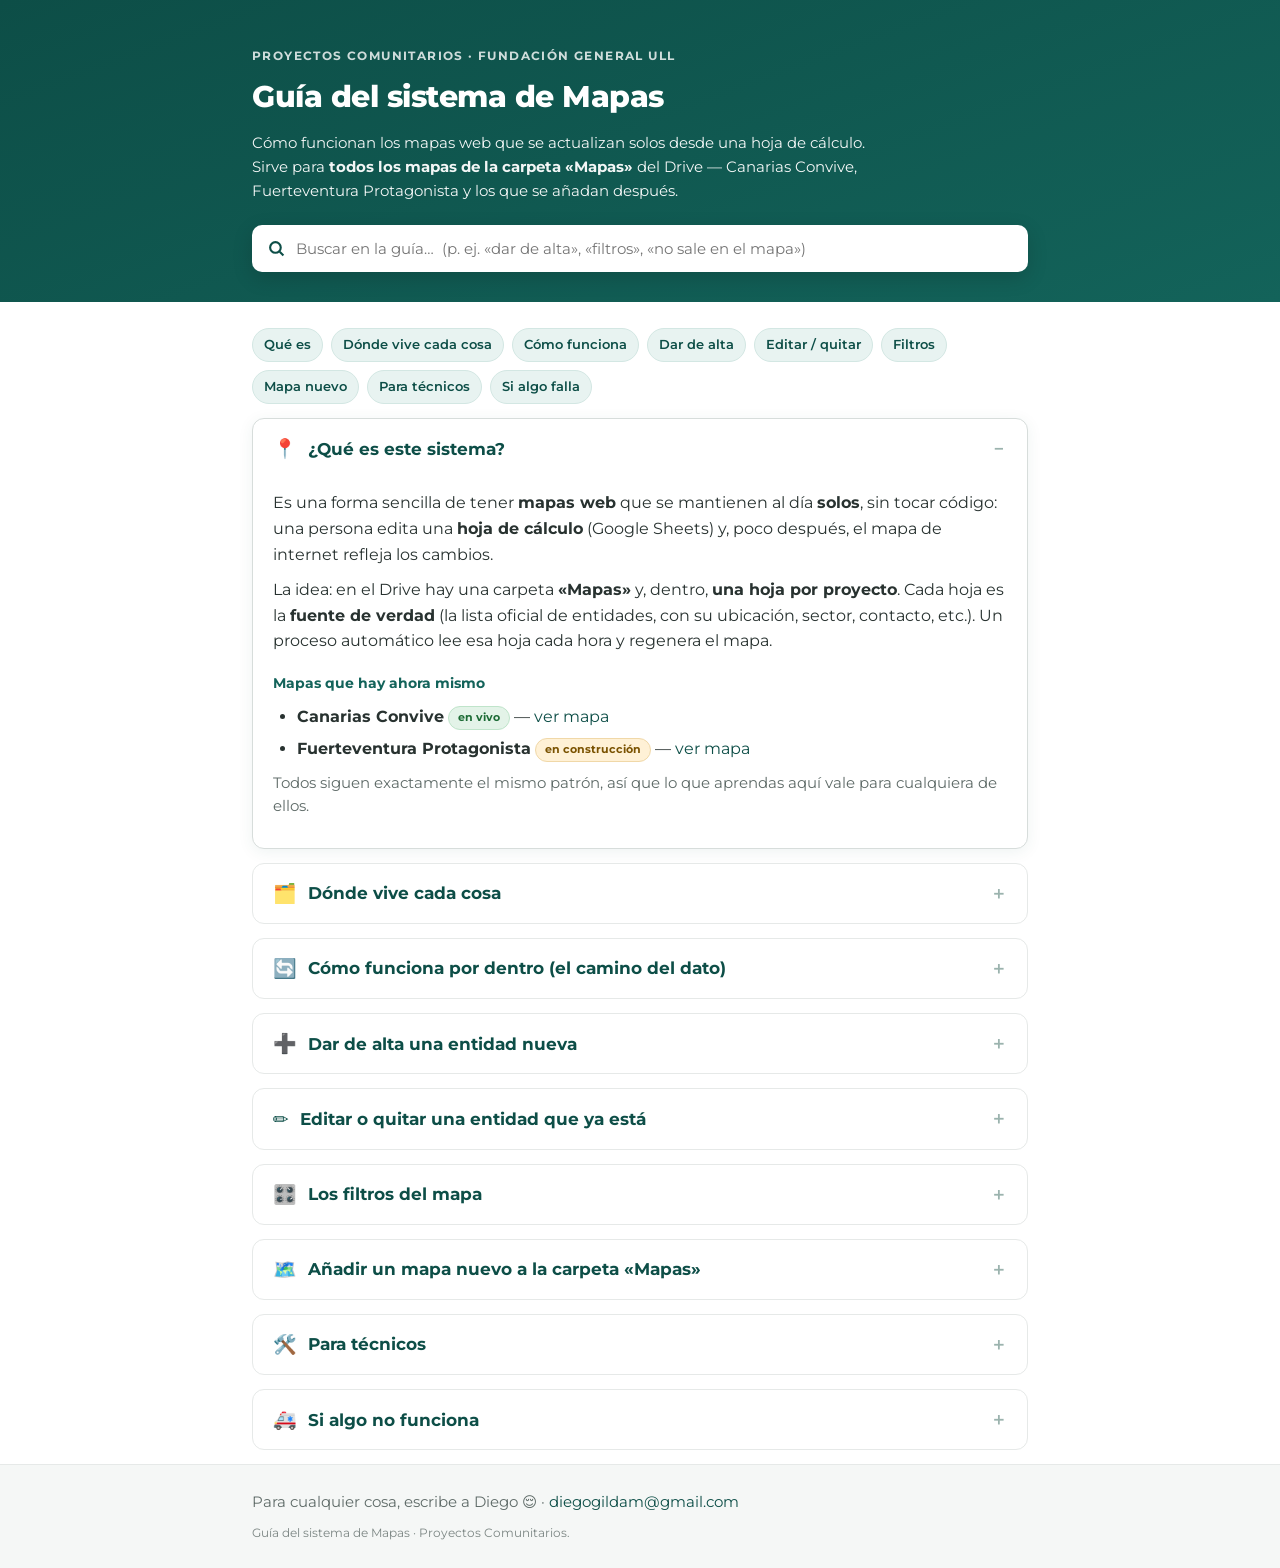
<file: guia.html>
<!doctype html>
<html lang="es">
<head>
<meta charset="utf-8">
<meta name="viewport" content="width=device-width, initial-scale=1">
<meta name="robots" content="noindex">
<title>Guía del sistema de Mapas · Proyectos Comunitarios</title>
<link rel="preconnect" href="https://fonts.googleapis.com">
<link rel="preconnect" href="https://fonts.gstatic.com" crossorigin>
<link href="https://fonts.googleapis.com/css2?family=Montserrat:wght@400;500;600;700;800&display=swap" rel="stylesheet">
<style>
  :root{
    --teal:#0D4E47; --teal-2:#13635a; --ink:#283230; --muted:#5F6B68;
    --line:#E6E9E8; --soft:#F5F7F6; --tint:#E8F3F1; --warn:#9a5b00; --warn-bg:#fff6e6;
  }
  *{box-sizing:border-box;margin:0;padding:0}
  html{scroll-behavior:smooth}
  body{font-family:'Montserrat',system-ui,sans-serif;color:var(--ink);background:#fff;line-height:1.6;-webkit-font-smoothing:antialiased}
  .wrap{max-width:820px;margin:0 auto;padding:0 22px}
  a{color:var(--teal);text-decoration:none}
  a:hover{text-decoration:underline}

  /* Hero */
  .hero{background:linear-gradient(160deg,var(--teal),var(--teal-2));color:#fff;padding:46px 0 30px}
  .hero .eyebrow{font-size:12px;font-weight:700;letter-spacing:1.4px;text-transform:uppercase;opacity:.8}
  .hero h1{font-size:30px;font-weight:800;letter-spacing:-.5px;margin:8px 0 10px}
  .hero .lead{font-size:15px;opacity:.95;max-width:640px}
  .hero .lead strong{font-weight:700}
  .searchbox{position:relative;margin-top:22px}
  .search{
    width:100%;padding:14px 16px 14px 44px;border:none;border-radius:10px;
    font-family:inherit;font-size:15px;color:var(--ink);
    background:#fff url("data:image/svg+xml;utf8,%3Csvg xmlns='http://www.w3.org/2000/svg' viewBox='0 0 16 16' fill='none' stroke='%230D4E47' stroke-width='2'%3E%3Ccircle cx='7' cy='7' r='5'/%3E%3Cpath d='M11 11l3.5 3.5'/%3E%3C/svg%3E") no-repeat 16px center;
    background-size:17px;box-shadow:0 6px 20px rgba(0,0,0,.15)
  }
  .search:focus{outline:none;box-shadow:0 0 0 3px rgba(255,255,255,.5),0 6px 20px rgba(0,0,0,.15)}
  .noresults{margin-top:14px;font-size:14px;color:var(--muted);background:var(--soft);border:1px solid var(--line);border-radius:8px;padding:12px 14px}

  /* Quick nav */
  nav.toc{display:flex;flex-wrap:wrap;gap:8px;margin:26px 0 6px}
  nav.toc a{font-size:12.5px;font-weight:600;color:var(--teal);background:var(--tint);border:1px solid #d3e7e3;padding:6px 11px;border-radius:100px}
  nav.toc a:hover{background:var(--teal);color:#fff;text-decoration:none}

  main{padding:10px 0 40px}

  details.card{
    border:1px solid var(--line);border-radius:12px;margin:14px 0;overflow:hidden;background:#fff;
    transition:box-shadow .15s,border-color .15s
  }
  details.card[open]{box-shadow:0 3px 16px rgba(13,78,71,.07);border-color:#d7dddb}
  details.card summary{
    cursor:pointer;list-style:none;padding:16px 20px;font-size:16.5px;font-weight:700;color:var(--teal);
    display:flex;align-items:center;gap:11px;user-select:none
  }
  details.card summary::-webkit-details-marker{display:none}
  details.card summary .ico{font-size:19px;line-height:1}
  details.card summary::after{content:'＋';margin-left:auto;color:#9bb3ae;font-weight:700;font-size:17px}
  details.card[open] summary::after{content:'－'}
  details.card .body{padding:2px 20px 20px;color:var(--ink)}
  details.card .body p{margin:10px 0}
  details.card .body ul,details.card .body ol{margin:10px 0 10px 4px;padding-left:20px}
  details.card .body li{margin:6px 0}
  details.card .body h3{font-size:14px;font-weight:700;margin:18px 0 6px;color:var(--teal-2)}

  .lead-in{color:var(--muted);font-size:14.5px;margin:4px 0 0}

  code{font-family:ui-monospace,SFMono-Regular,Menlo,monospace;font-size:.86em;background:var(--soft);border:1px solid var(--line);border-radius:5px;padding:1px 6px;color:#0a3b35}

  /* Flow diagram */
  .flow{display:flex;flex-wrap:wrap;align-items:stretch;gap:8px;margin:14px 0}
  .flow .step{flex:1;min-width:120px;background:var(--tint);border:1px solid #d3e7e3;border-radius:10px;padding:11px 12px;font-size:12.5px;font-weight:600;color:var(--teal-2);text-align:center;display:flex;align-items:center;justify-content:center}
  .flow .arrow{align-self:center;color:#9bb3ae;font-weight:800;font-size:18px}

  /* Definition rows */
  .where{border:1px solid var(--line);border-radius:10px;overflow:hidden;margin:12px 0}
  .where .row{display:grid;grid-template-columns:160px 1fr;gap:0;border-top:1px solid var(--line)}
  .where .row:first-child{border-top:none}
  .where .k{background:var(--soft);padding:11px 14px;font-weight:700;font-size:13px;color:var(--teal-2)}
  .where .v{padding:11px 14px;font-size:14px}

  .callout{border-radius:10px;padding:13px 15px;margin:14px 0;font-size:14px}
  .callout.tip{background:var(--tint);border:1px solid #cfe5e1}
  .callout.warn{background:var(--warn-bg);border:1px solid #f0d8a8;color:#5b4100}
  .callout b{font-weight:700}

  .pill{display:inline-block;font-size:11px;font-weight:700;padding:2px 9px;border-radius:100px;vertical-align:middle}
  .pill.live{background:#e3f3e8;color:#1c6b35;border:1px solid #bfe4ca}
  .pill.wip{background:#fff1d6;color:#7a5200;border:1px solid #f0d8a8}

  footer.foot{background:var(--soft);border-top:1px solid var(--line);padding:26px 0;margin-top:10px}
  footer.foot p{font-size:14.5px;color:var(--muted)}
  footer.foot .muted{font-size:12px;margin-top:8px;opacity:.8}

  .hidden{display:none !important}
  mark{background:#ffe9a8;color:inherit;border-radius:3px;padding:0 1px}
  @media (max-width:560px){
    .hero h1{font-size:24px}
    .where .row{grid-template-columns:1fr}
    .where .k{border-bottom:1px solid var(--line)}
  }
</style>
</head>
<body>

<header class="hero">
  <div class="wrap">
    <p class="eyebrow">Proyectos Comunitarios · Fundación General ULL</p>
    <h1>Guía del sistema de Mapas</h1>
    <p class="lead">Cómo funcionan los mapas web que se actualizan solos desde una hoja de cálculo. Sirve para <strong>todos los mapas de la carpeta «Mapas»</strong> del Drive — Canarias Convive, Fuerteventura Protagonista y los que se añadan después.</p>
    <div class="searchbox">
      <input id="q" class="search" type="search" placeholder="Buscar en la guía…  (p. ej. «dar de alta», «filtros», «no sale en el mapa»)" autocomplete="off" spellcheck="false">
    </div>
    <p id="noresults" class="noresults hidden">Sin resultados para «<span></span>». Prueba con otra palabra.</p>
  </div>
</header>

<div class="wrap">
  <nav class="toc" id="toc">
    <a href="#que-es">Qué es</a>
    <a href="#donde">Dónde vive cada cosa</a>
    <a href="#flujo">Cómo funciona</a>
    <a href="#alta">Dar de alta</a>
    <a href="#editar">Editar / quitar</a>
    <a href="#filtros">Filtros</a>
    <a href="#nuevo-mapa">Mapa nuevo</a>
    <a href="#tecnico">Para técnicos</a>
    <a href="#problemas">Si algo falla</a>
  </nav>
</div>

<main class="wrap">

  <details class="card" id="que-es" open>
    <summary><span class="ico">📍</span> ¿Qué es este sistema?</summary>
    <div class="body">
      <p>Es una forma sencilla de tener <b>mapas web</b> que se mantienen al día <b>solos</b>, sin tocar código: una persona edita una <b>hoja de cálculo</b> (Google Sheets) y, poco después, el mapa de internet refleja los cambios.</p>
      <p>La idea: en el Drive hay una carpeta <b>«Mapas»</b> y, dentro, <b>una hoja por proyecto</b>. Cada hoja es la <b>fuente de verdad</b> (la lista oficial de entidades, con su ubicación, sector, contacto, etc.). Un proceso automático lee esa hoja cada hora y regenera el mapa.</p>
      <h3>Mapas que hay ahora mismo</h3>
      <ul>
        <li><b>Canarias Convive</b> <span class="pill live">en vivo</span> — <a href="https://diegoalegil.github.io/canariasconvive-mapa/" target="_blank" rel="noopener">ver mapa</a></li>
        <li><b>Fuerteventura Protagonista</b> <span class="pill wip">en construcción</span> — <a href="https://diegoalegil.github.io/fuerteventuraprotagonista-mapa/" target="_blank" rel="noopener">ver mapa</a></li>
      </ul>
      <p class="lead-in">Todos siguen exactamente el mismo patrón, así que lo que aprendas aquí vale para cualquiera de ellos.</p>
    </div>
  </details>

  <details class="card" id="donde">
    <summary><span class="ico">🗂️</span> Dónde vive cada cosa</summary>
    <div class="body">
      <p>El sistema tiene varias piezas. Para no perderte, esto es qué es cada una y para qué sirve:</p>
      <div class="where">
        <div class="row"><div class="k">Carpeta «Mapas»</div><div class="v">En el Drive compartido. Contiene una hoja por proyecto. Es el punto de partida de todo.</div></div>
        <div class="row"><div class="k">Hoja oficial</div><div class="v">La lista de verdad de cada mapa (una por proyecto). Lo que está aquí es lo que sale en el mapa. <b>Se edita a mano.</b></div></div>
        <div class="row"><div class="k">Formulario</div><div class="v">Un Google Forms público donde las entidades piden aparecer en el mapa. Sus respuestas caen en la hoja de peticiones.</div></div>
        <div class="row"><div class="k">Hoja de peticiones</div><div class="v">Donde llegan las respuestas del formulario para <b>revisarlas</b> antes de publicarlas (la «sala de espera»).</div></div>
        <div class="row"><div class="k">El mapa web</div><div class="v">La página pública que ve todo el mundo. Carga los datos ya procesados; no se toca a mano.</div></div>
        <div class="row"><div class="k">El «motor»</div><div class="v">Un proceso automático (en GitHub) que cada hora lee la hoja oficial y actualiza el mapa.</div></div>
      </div>
    </div>
  </details>

  <details class="card" id="flujo">
    <summary><span class="ico">🔄</span> Cómo funciona por dentro (el camino del dato)</summary>
    <div class="body">
      <p>Hay dos caminos. Conviene tenerlos claros porque explican por qué algo aparece (o no) en el mapa.</p>
      <h3>1) De una petición a la lista oficial</h3>
      <div class="flow">
        <div class="step">Formulario</div><div class="arrow">→</div>
        <div class="step">Hoja de peticiones</div><div class="arrow">→</div>
        <div class="step">Se revisa y aprueba</div><div class="arrow">→</div>
        <div class="step">Hoja oficial</div>
      </div>
      <p class="lead-in">Una entidad rellena el formulario; su respuesta queda «en espera»; una persona la revisa (le pone Sector/Tipología/Protagonista y la marca como aprobada) y, al pulsar un botón, pasa a la lista oficial ya con sus coordenadas.</p>
      <h3>2) De la lista oficial al mapa</h3>
      <div class="flow">
        <div class="step">Hoja oficial</div><div class="arrow">→</div>
        <div class="step">El motor (cada hora)</div><div class="arrow">→</div>
        <div class="step">Archivo de datos</div><div class="arrow">→</div>
        <div class="step">El mapa</div>
      </div>
      <p class="lead-in">Cada hora, el motor lee la hoja oficial, prepara un archivo de datos y el mapa lo muestra. Por eso un cambio en la hoja tarda <b>hasta una hora</b> en verse en el mapa.</p>
      <div class="callout tip">💡 <b>Regla de oro:</b> si quieres que algo salga en el mapa, tiene que estar en la <b>hoja oficial</b> y tener <b>latitud y longitud</b> válidas.</div>
    </div>
  </details>

  <details class="card" id="alta">
    <summary><span class="ico">➕</span> Dar de alta una entidad nueva</summary>
    <div class="body">
      <p>Las altas nuevas entran por el <b>formulario</b> y se publican desde la <b>hoja de peticiones</b>. Pasos:</p>
      <ol>
        <li>La entidad rellena el <b>formulario</b> (o lo rellenas tú por ella). Su respuesta aparece en la hoja de peticiones.</li>
        <li>En esa hoja, en la fila de la nueva entidad, rellena con los desplegables: <b>Sector</b>, <b>Tipología</b> y <b>Protagonista</b>.</li>
        <li>Pon la columna <b>Estado</b> = <b>«Aprobado»</b>. (Las que no apruebes se quedan esperando, no pasa nada.)</li>
        <li>En el menú propio de la hoja de peticiones (el de cada proyecto; en Canarias Convive se llama <b>«Canarias Convive»</b>) → <b>«Promover aprobadas»</b>. El sistema busca la dirección, calcula sus coordenadas, le da un identificador y la copia a la hoja oficial.</li>
        <li>En la siguiente actualización (hasta 1 hora) aparece en el mapa.</li>
      </ol>
      <div class="callout warn">⚠️ Si al promover dice <b>«0 movidas»</b>, casi siempre es porque a esa fila le falta poner <b>Estado = Aprobado</b>. No promueve nada que no esté aprobado.</div>
      <div class="callout tip">💡 No hace falta poner la latitud/longitud a mano: el sistema las calcula desde la dirección. Solo si una dirección «no se encuentra», te avisa para que la pongas tú.</div>
    </div>
  </details>

  <details class="card" id="editar">
    <summary><span class="ico">✏️</span> Editar o quitar una entidad que ya está</summary>
    <div class="body">
      <p>Para una entidad que <b>ya existe</b> en el mapa, no toques el formulario: edita directamente la <b>hoja oficial</b>.</p>
      <ul>
        <li><b>Cambiar datos</b> (nombre, web, sector, dirección…): edita su fila en la hoja oficial. En la siguiente actualización se refleja.</li>
        <li><b>Cambiar dónde aparece el punto:</b> corrige <b>Latitud</b> y <b>Longitud</b> en su fila.</li>
        <li><b>Quitarla del mapa:</b> borra su fila de la hoja oficial.</li>
      </ul>
      <div class="callout tip">💡 Los menús (Sector, Tipología, Isla, Municipio…) son desplegables para que todo se escriba siempre igual. Procura elegir de la lista en vez de escribir a mano.</div>
    </div>
  </details>

  <details class="card" id="filtros">
    <summary><span class="ico">🎛️</span> Los filtros del mapa</summary>
    <div class="body">
      <p>Los filtros del mapa <b>se generan solos</b> a partir de las columnas de la hoja. Esto es lo potente del sistema:</p>
      <ul>
        <li>Cada columna «de categoría» (Sector, Tipología, Protagonista, Isla, Entidades RECEX…) se convierte automáticamente en un filtro.</li>
        <li><b>¿Quieres un filtro nuevo?</b> Añade una columna a la hoja oficial, rellénala, y aparecerá como filtro tras la siguiente actualización. Sin tocar código.</li>
        <li>Las columnas de identidad y contacto (Nombre, Dirección, Teléfonos, Emails, Web, redes, coordenadas…) <b>nunca</b> se usan como filtro.</li>
      </ul>
      <p class="lead-in">Para que una columna se muestre como filtro debe tener entre 2 y 40 valores distintos (si tiene demasiados, no tiene sentido como filtro).</p>
    </div>
  </details>

  <details class="card" id="nuevo-mapa">
    <summary><span class="ico">🗺️</span> Añadir un mapa nuevo a la carpeta «Mapas»</summary>
    <div class="body">
      <p>Como todos los mapas son iguales por dentro, montar uno nuevo es <b>replicar el patrón</b>:</p>
      <ol>
        <li>Crear una <b>hoja nueva</b> en la carpeta «Mapas» con las mismas columnas (la lista oficial del nuevo proyecto).</li>
        <li>Duplicar el <b>mapa</b> (el repositorio de uno existente) y apuntarlo a la hoja nueva.</li>
        <li>Activar el <b>motor</b> (la sincronización automática) para esa hoja.</li>
        <li>Opcional: crear su <b>formulario</b> de altas y su <b>hoja de peticiones</b>, igual que en Canarias Convive.</li>
      </ol>
      <p class="lead-in">Es una tarea técnica puntual; está en la sección «Para técnicos». Una vez montado, el día a día (altas, ediciones, filtros) es idéntico a lo de arriba.</p>
    </div>
  </details>

  <details class="card" id="tecnico">
    <summary><span class="ico">🛠️</span> Para técnicos</summary>
    <div class="body">
      <p>Resumen de la maquinaria, por si hay que mantenerla o montar un mapa nuevo.</p>
      <h3>Repositorios y hosting</h3>
      <ul>
        <li>Cada mapa es un repo de GitHub con un <code>index.html</code> (Mapbox GL JS) servido por GitHub Pages.</li>
        <li>Canarias Convive: <a href="https://github.com/diegoalegil/canariasconvive-mapa" target="_blank" rel="noopener">github.com/diegoalegil/canariasconvive-mapa</a>.</li>
        <li>Fuerteventura Protagonista: <a href="https://github.com/diegoalegil/fuerteventuraprotagonista-mapa" target="_blank" rel="noopener">github.com/diegoalegil/fuerteventuraprotagonista-mapa</a>.</li>
      </ul>
      <h3>Sincronización Sheet → mapa</h3>
      <ul>
        <li>Una <b>GitHub Action</b> (<code>.github/workflows/sync-sheet.yml</code>) se ejecuta cada hora (o a mano con «Run workflow»).</li>
        <li>Lee la hoja con una <b>cuenta de servicio</b> de Google; su clave va como <i>secret</i> en GitHub (<code>GCP_SA_KEY</code>), nunca en el código.</li>
        <li>Regenera <code>entities.geojson</code>; el mapa lo carga. Cada columna no bloqueada se vuelca como dimensión de filtro.</li>
      </ul>
      <h3>Scripts de la hoja (Apps Script)</h3>
      <ul>
        <li>Cada hoja tiene su propio menú (en Canarias Convive se llama <b>«Canarias Convive»</b>): en la oficial → «Formatear hoja»; en la de peticiones → «Preparar hoja» y «Promover aprobadas».</li>
        <li>«Promover» geocodifica la dirección, genera un identificador y vuelca la fila al esquema de la hoja oficial.</li>
        <li>Los desplegables se aplican hasta 10.000 filas, para que las altas futuras ya los tengan.</li>
      </ul>
      <h3>Detalles a tener en cuenta</h3>
      <ul>
        <li><b>Coordenadas:</b> el Sheet en idioma español puede «romper» el punto decimal; el motor lo reconstruye automáticamente al generar los datos.</li>
        <li><b>Mapbox:</b> estilo corporativo propio y token de acceso restringido por dominio (no se sube al repo).</li>
        <li><b>Isla múltiple:</b> el formulario permite marcar varias islas; al promover se usa la primera para la provincia.</li>
      </ul>
    </div>
  </details>

  <details class="card" id="problemas">
    <summary><span class="ico">🚑</span> Si algo no funciona</summary>
    <div class="body">
      <h3>Una entidad no aparece en el mapa</h3>
      <p>Casi siempre es por las <b>coordenadas</b>: si una fila no tiene Latitud/Longitud válidas, el motor la salta. Revisa que estén rellenas y bien.</p>
      <h3>Hice un cambio y no se ve</h3>
      <p>La actualización es <b>cada hora</b>. Espera un rato o, si tienes acceso a GitHub, lanza la sincronización a mano con «Run workflow».</p>
      <h3>Al promover dice «0 movidas»</h3>
      <p>Falta poner <b>Estado = «Aprobado»</b> en esa fila. Solo promueve las aprobadas.</p>
      <h3>Una dirección «no se pudo geocodificar»</h3>
      <p>La dirección no es reconocible. Pon tú la <b>Latitud</b> y <b>Longitud</b> en su fila y vuelve a promover.</p>
      <h3>Quiero un filtro nuevo y no aparece</h3>
      <p>Comprueba que la columna tenga entre <b>2 y 40 valores distintos</b> y que no sea de identidad/contacto. Tras la siguiente sincronización aparecerá.</p>
    </div>
  </details>

</main>

<footer class="foot">
  <div class="wrap">
    <p>Para cualquier cosa, escribe a Diego 😌 · <a href="mailto:diegogildam@gmail.com">diegogildam@gmail.com</a></p>
    <p class="muted">Guía del sistema de Mapas · Proyectos Comunitarios.</p>
  </div>
</footer>

<script>
  (function(){
    var q = document.getElementById('q');
    var cards = Array.prototype.slice.call(document.querySelectorAll('details.card'));
    var noresults = document.getElementById('noresults');
    var nrSpan = noresults.querySelector('span');
    var defaultOpen = cards.map(function(c){ return c.open; });

    function reset(){
      cards.forEach(function(c,i){ c.classList.remove('hidden'); c.open = defaultOpen[i]; });
      noresults.classList.add('hidden');
    }

    q.addEventListener('input', function(){
      var term = q.value.trim().toLowerCase();
      if(!term){ reset(); return; }
      var any = false;
      cards.forEach(function(c){
        var match = c.textContent.toLowerCase().indexOf(term) !== -1;
        c.classList.toggle('hidden', !match);
        c.open = match;
        if(match) any = true;
      });
      noresults.classList.toggle('hidden', any);
      nrSpan.textContent = q.value;
    });

    // Al pulsar un atajo de la barra, abre la sección destino.
    document.getElementById('toc').addEventListener('click', function(e){
      var a = e.target.closest('a'); if(!a) return;
      var t = document.querySelector(a.getAttribute('href'));
      if(t){ t.open = true; }
    });
  })();
</script>
</body>
</html>
</file>
